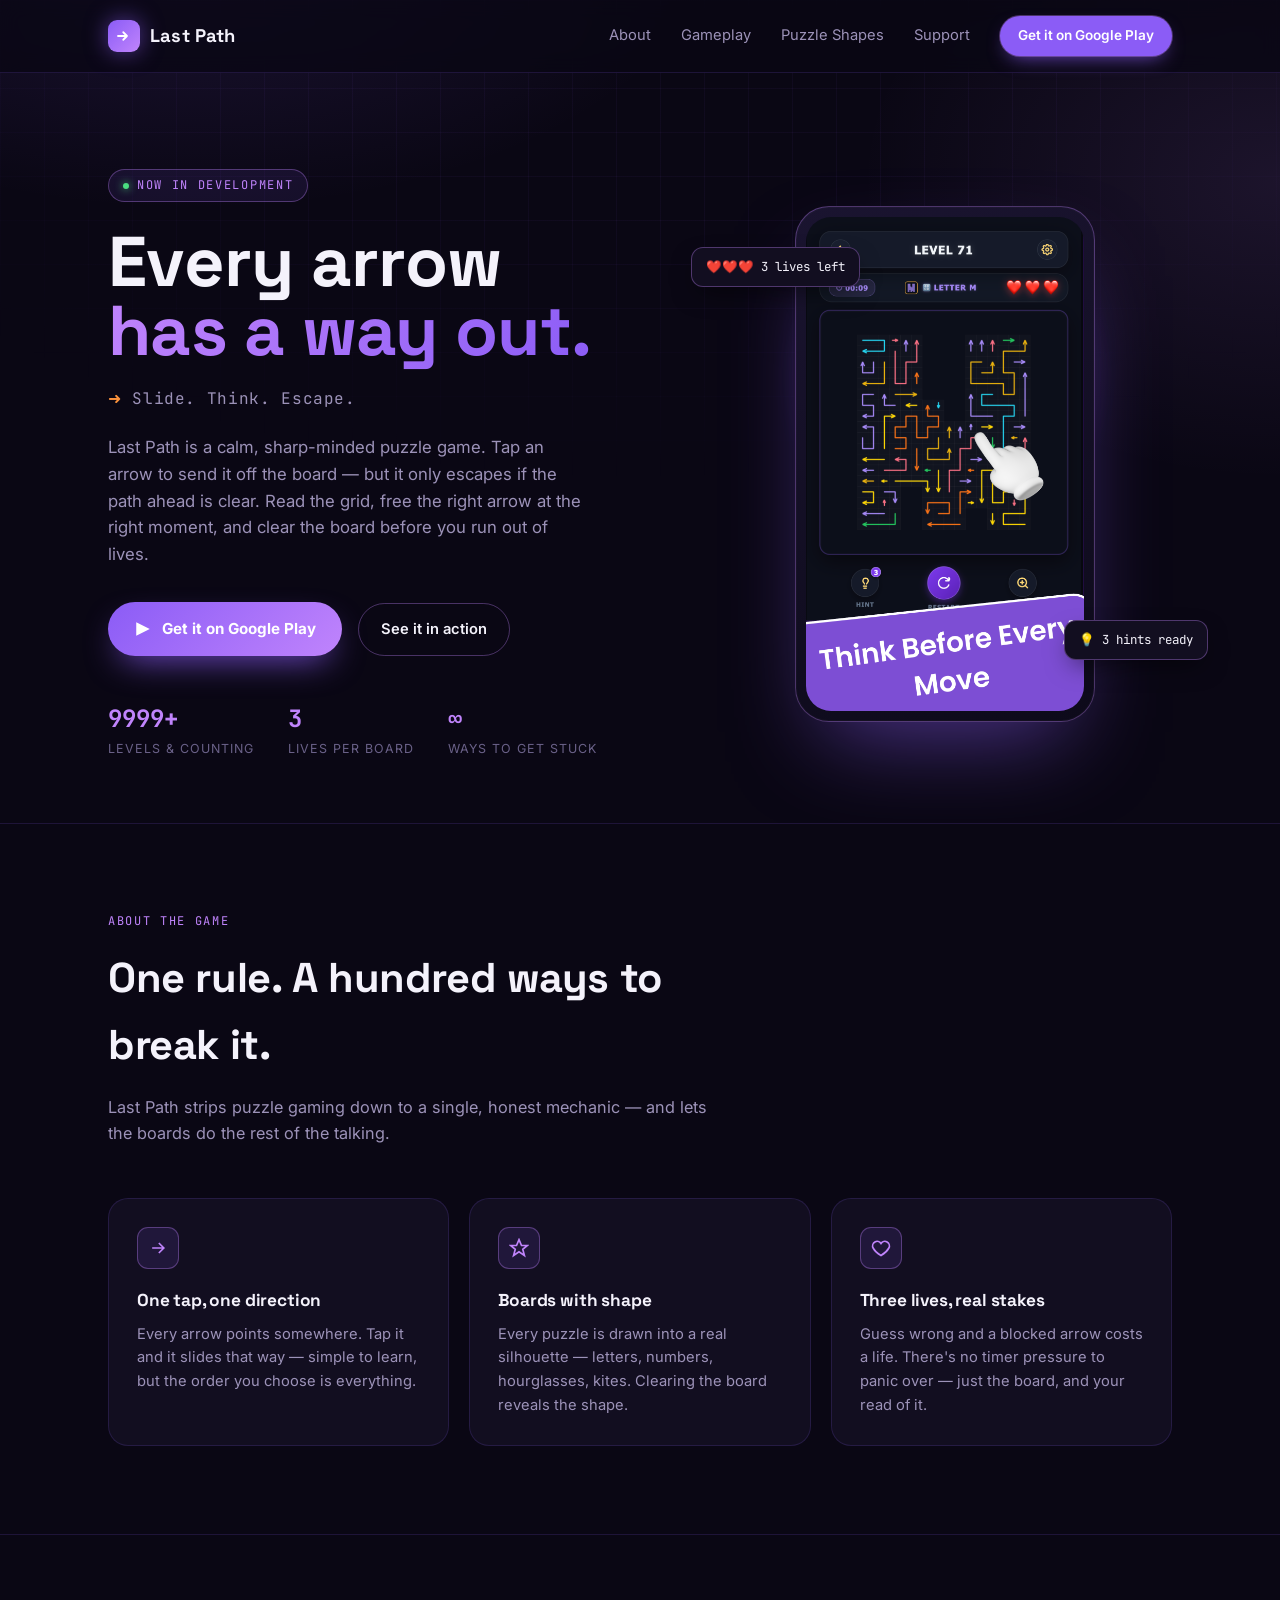
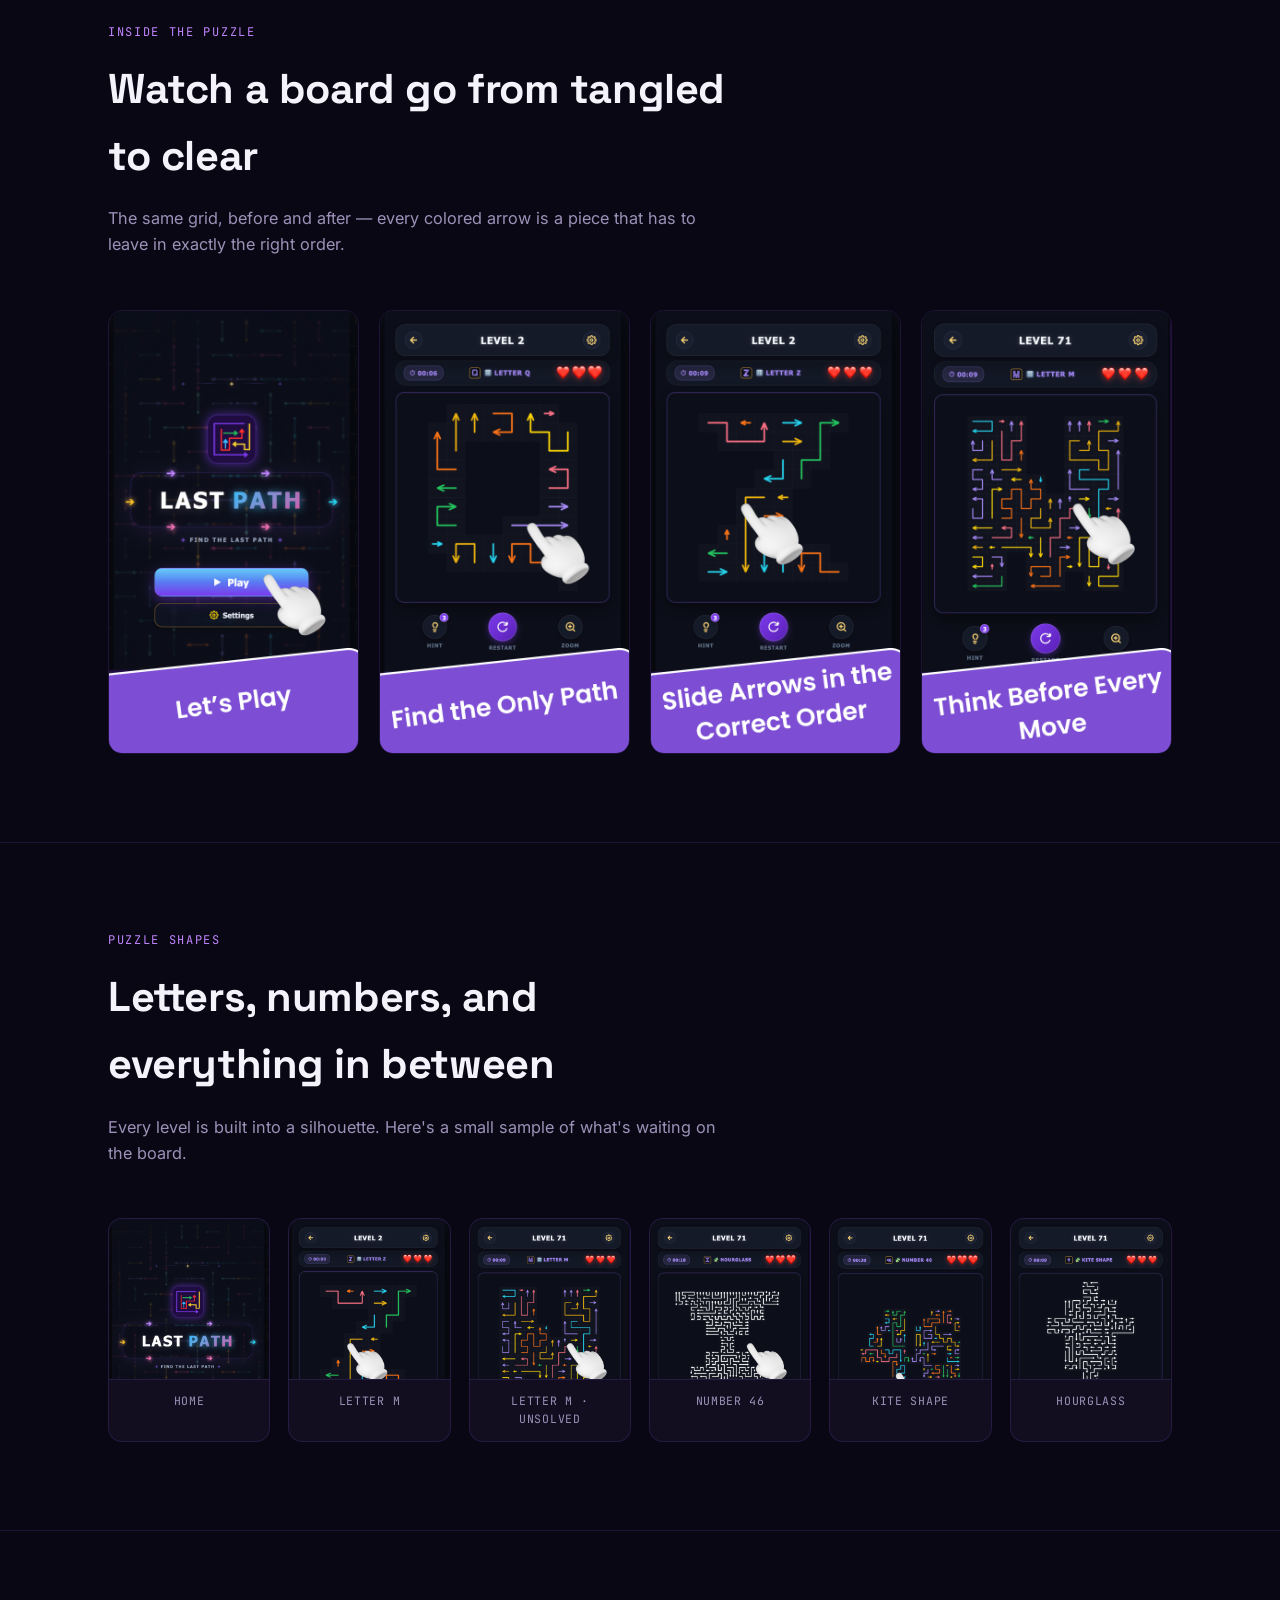
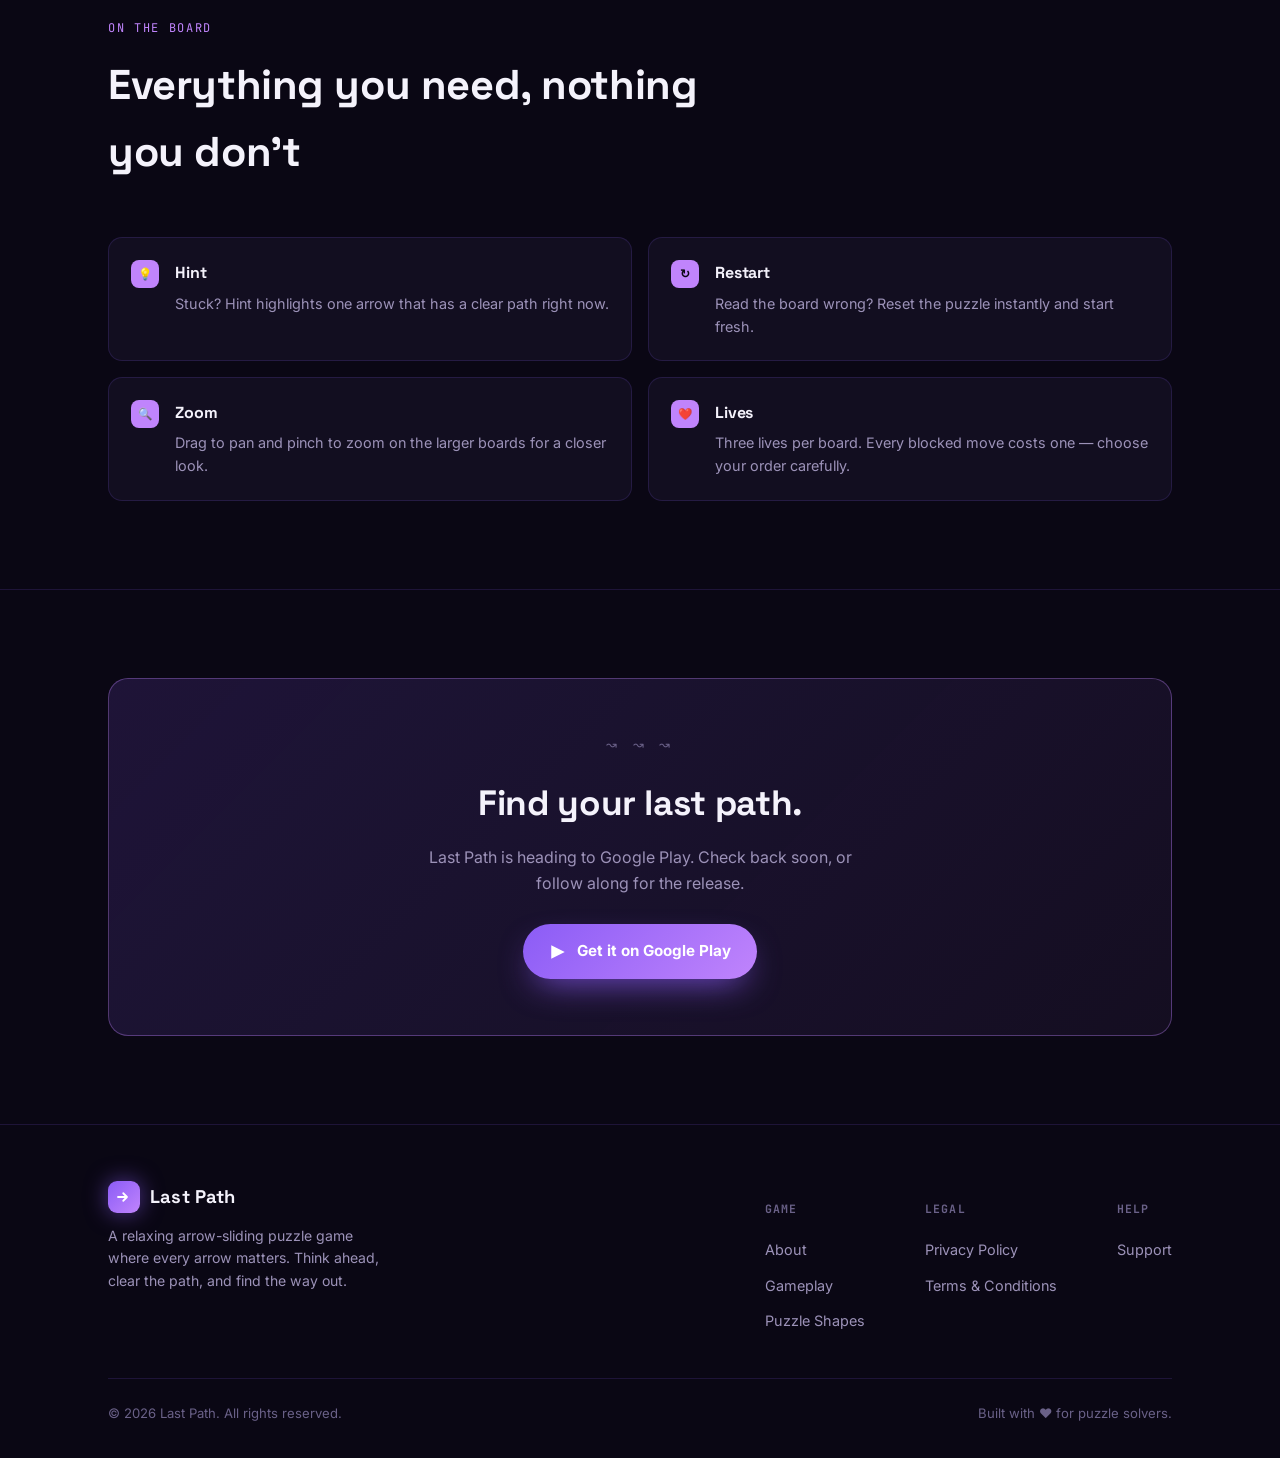
<file: index.html>
<!DOCTYPE html>
<html lang="en">

<head>
    <meta charset="UTF-8">
    <meta name="viewport" content="width=device-width, initial-scale=1.0">
    <title>Last Path — Slide. Think. Escape.</title>
    <meta name="description"
        content="Last Path is a relaxing arrow-sliding puzzle game. Study the board, free every arrow in the right order, and find the last path out.">
    <link rel="icon" href="assets/favicon.png">
    <link rel="preconnect" href="https://fonts.googleapis.com">
    <link rel="preconnect" href="https://fonts.gstatic.com" crossorigin>
    <link
        href="https://fonts.googleapis.com/css2?family=Space+Grotesk:wght@500;700&family=Inter:wght@400;500;600&family=JetBrains+Mono:wght@400;500&display=swap"
        rel="stylesheet">
    <link rel="stylesheet" href="style.css">
</head>

<body>

    <nav class="site-nav">
        <div class="wrap">
            <a href="index.html" class="brand">
                <span class="brand-mark">
                    <svg viewBox="0 0 24 24" fill="none" xmlns="http://www.w3.org/2000/svg">
                        <path d="M4 12H16M16 12L11 7M16 12L11 17" stroke="white" stroke-width="2.4"
                            stroke-linecap="round" stroke-linejoin="round" />
                    </svg>
                </span>
                Last Path
            </a>
            <button class="nav-toggle" id="navToggle" aria-label="Toggle menu" aria-expanded="false">☰</button>
            <div class="nav-links" id="navLinks">
                <a href="index.html#about">About</a>
                <a href="index.html#gameplay">Gameplay</a>
                <a href="index.html#play">Puzzle Shapes</a>
                <a href="support.html">Support</a>
                <a href="#play" class="nav-cta">Get it on Google Play</a>
            </div>
        </div>
    </nav>

    <header class="hero">
        <div class="wrap">
            <div class="hero-grid">
                <div>
                    <span class="hero-eyebrow"><span class="dot"></span> Now in development</span>
                    <h1>Every arrow<br><span class="accent-word">has a way out.</span></h1>
                    <p class="hero-tagline"><span class="glyph">➜</span> Slide. Think. Escape.</p>
                    <p class="hero-desc">Last Path is a calm, sharp-minded puzzle game. Tap an arrow to send it off the
                        board — but it only escapes if the path ahead is clear. Read the grid, free the right arrow at
                        the right moment, and clear the board before you run out of lives.</p>
                    <div class="hero-actions">
                        <a href="#play" class="btn-primary">
                            <svg width="18" height="18" viewBox="0 0 24 24" fill="none">
                                <path d="M3 3l18 9-18 9V3z" fill="white" />
                            </svg>
                            Get it on Google Play
                        </a>
                        <a href="#gameplay" class="btn-ghost">See it in action</a>
                    </div>
                    <div class="hero-stats">
                        <div class="hero-stat">
                            <div class="num">9999+</div>
                            <div class="label">Levels &amp; Counting</div>
                        </div>
                        <div class="hero-stat">
                            <div class="num">3</div>
                            <div class="label">Lives Per Board</div>
                        </div>
                        <div class="hero-stat">
                            <div class="num">∞</div>
                            <div class="label">Ways to Get Stuck</div>
                        </div>
                    </div>
                </div>
                <div class="hero-visual">
                    <div class="phone-frame">
                        <img src="assets/screenshots/3.png"
                            alt="Last Path gameplay screenshot showing a puzzle board shaped like the letter M, filled with colorful directional arrows"
                            loading="eager">
                    </div>
                    <div class="floating-tag tag-1">❤️❤️❤️ 3 lives left</div>
                    <div class="floating-tag tag-2">💡 3 hints ready</div>
                </div>
            </div>
        </div>
    </header>

    <section class="section" id="about">
        <div class="wrap">
            <div class="section-head">
                <span class="section-eyebrow">About the game</span>
                <h2>One rule. A hundred ways to break it.</h2>
                <p>Last Path strips puzzle gaming down to a single, honest mechanic — and lets the boards do the rest of
                    the talking.</p>
            </div>
            <div class="about-grid">
                <div class="about-card">
                    <div class="icon"><svg viewBox="0 0 24 24" fill="none" stroke="#c084fc" stroke-width="2">
                            <path d="M5 12h14M13 6l6 6-6 6" />
                        </svg></div>
                    <h3>One tap, one direction</h3>
                    <p>Every arrow points somewhere. Tap it and it slides that way — simple to learn, but the order you
                        choose is everything.</p>
                </div>
                <div class="about-card">
                    <div class="icon"><svg viewBox="0 0 24 24" fill="none" stroke="#c084fc" stroke-width="2">
                            <path d="M12 2l3 7h7l-5.5 4.5L18.5 21 12 16.5 5.5 21l2-7.5L2 9h7z" />
                        </svg></div>
                    <h3>Boards with shape</h3>
                    <p>Every puzzle is drawn into a real silhouette — letters, numbers, hourglasses, kites. Clearing the
                        board reveals the shape.</p>
                </div>
                <div class="about-card">
                    <div class="icon"><svg viewBox="0 0 24 24" fill="none" stroke="#c084fc" stroke-width="2">
                            <path
                                d="M12 21s-7-4.35-9.5-9A5.5 5.5 0 0112 6.5 5.5 5.5 0 0121.5 12c-2.5 4.65-9.5 9-9.5 9z" />
                        </svg></div>
                    <h3>Three lives, real stakes</h3>
                    <p>Guess wrong and a blocked arrow costs a life. There's no timer pressure to panic over — just the
                        board, and your read of it.</p>
                </div>
            </div>
        </div>
    </section>

    <section class="section" id="gameplay">
        <div class="wrap">
            <div class="section-head">
                <span class="section-eyebrow">Inside the puzzle</span>
                <h2>Watch a board go from tangled to clear</h2>
                <p>The same grid, before and after — every colored arrow is a piece that has to leave in exactly the
                    right order.</p>
            </div>
            <div class="gallery">
                <div class="gallery-item"><img src="assets/screenshots/8.png" alt="Home" loading="lazy"></div>
                <div class="gallery-item"><img src="assets/screenshots/1.png"
                        alt="Hourglass-shaped puzzle board with arrows colored by group" loading="lazy"></div>
                <div class="gallery-item"><img src="assets/screenshots/2.png"
                        alt="Kite-shaped puzzle board, unsolved, all arrows shown in white" loading="lazy"></div>
                <div class="gallery-item"><img src="assets/screenshots/3.png"
                        alt="Puzzle board shaped like the number 46, arrows colored by group" loading="lazy"></div>
            </div>
        </div>
    </section>

    <section class="section" id="play">
        <div class="wrap">
            <div class="section-head">
                <span class="section-eyebrow">Puzzle shapes</span>
                <h2>Letters, numbers, and everything in between</h2>
                <p>Every level is built into a silhouette. Here's a small sample of what's waiting on the board.</p>
            </div>
            <div class="shapes-strip">
                <div class="shape-card"><img src="assets/screenshots/8.png" alt="Hourglass puzzle shape, unsolved">
                    <div class="shape-label">Home</div>
                </div>
                <div class="shape-card"><img src="assets/screenshots/2.png" alt="Letter M puzzle shape">
                    <div class="shape-label">Letter M</div>
                </div>
                <div class="shape-card"><img src="assets/screenshots/3.png" alt="Letter M puzzle shape, unsolved">
                    <div class="shape-label">Letter M · unsolved</div>
                </div>
                <div class="shape-card"><img src="assets/screenshots/4.png" alt="Number 46 puzzle shape">
                    <div class="shape-label">Number 46</div>
                </div>
                <div class="shape-card"><img src="assets/screenshots/5.png" alt="Kite puzzle shape">
                    <div class="shape-label">Kite Shape</div>
                </div>
                <div class="shape-card"><img src="assets/screenshots/6.png" alt="Hourglass puzzle shape">
                    <div class="shape-label">Hourglass</div>
                </div>

            </div>
        </div>
    </section>

    <section class="section">
        <div class="wrap">
            <div class="section-head">
                <span class="section-eyebrow">On the board</span>
                <h2>Everything you need, nothing you don't</h2>
            </div>
            <div class="feature-list">
                <div class="feature-row">
                    <div class="badge">💡</div>
                    <div>
                        <h4>Hint</h4>
                        <p>Stuck? Hint highlights one arrow that has a clear path right now.</p>
                    </div>
                </div>
                <div class="feature-row">
                    <div class="badge">↻</div>
                    <div>
                        <h4>Restart</h4>
                        <p>Read the board wrong? Reset the puzzle instantly and start fresh.</p>
                    </div>
                </div>
                <div class="feature-row">
                    <div class="badge">🔍</div>
                    <div>
                        <h4>Zoom</h4>
                        <p>Drag to pan and pinch to zoom on the larger boards for a closer look.</p>
                    </div>
                </div>
                <div class="feature-row">
                    <div class="badge">❤️</div>
                    <div>
                        <h4>Lives</h4>
                        <p>Three lives per board. Every blocked move costs one — choose your order carefully.</p>
                    </div>
                </div>
            </div>
        </div>
    </section>

    <section class="section">
        <div class="wrap">
            <div class="cta-band">
                <span class="divider-arrows">↝ ↝ ↝</span>
                <h2>Find your last path.</h2>
                <p>Last Path is heading to Google Play. Check back soon, or follow along for the release.</p>
                <a href="#" class="btn-primary">
                    <svg width="18" height="18" viewBox="0 0 24 24" fill="none">
                        <path d="M3 3l18 9-18 9V3z" fill="white" />
                    </svg>
                    Get it on Google Play
                </a>
            </div>
        </div>
    </section>

    <footer class="site-footer">
        <div class="wrap">
            <div class="footer-grid">
                <div class="footer-brand">
                    <a href="index.html" class="brand">
                        <span class="brand-mark">
                            <svg viewBox="0 0 24 24" fill="none" xmlns="http://www.w3.org/2000/svg">
                                <path d="M4 12H16M16 12L11 7M16 12L11 17" stroke="white" stroke-width="2.4"
                                    stroke-linecap="round" stroke-linejoin="round" />
                            </svg>
                        </span>
                        Last Path
                    </a>
                    <p>A relaxing arrow-sliding puzzle game where every arrow matters. Think ahead, clear the path, and
                        find the way out.</p>
                </div>
                <div class="footer-cols">
                    <div class="footer-col">
                        <h5>Game</h5>
                        <a href="index.html#about">About</a>
                        <a href="index.html#gameplay">Gameplay</a>
                        <a href="index.html#play">Puzzle Shapes</a>
                    </div>
                    <div class="footer-col">
                        <h5>Legal</h5>
                        <a href="privacy.html">Privacy Policy</a>
                        <a href="terms.html">Terms &amp; Conditions</a>
                    </div>
                    <div class="footer-col">
                        <h5>Help</h5>
                        <a href="support.html">Support</a>
                    </div>
                </div>
            </div>
            <div class="footer-bottom">
                <span>© 2026 Last Path. All rights reserved.</span>
                <span>Built with ❤️ for puzzle solvers.</span>
            </div>
        </div>
    </footer>

    <script>
        const navToggle = document.getElementById('navToggle');
        const navLinks = document.getElementById('navLinks');
        navToggle.addEventListener('click', () => {
            const isOpen = navLinks.classList.toggle('open');
            navToggle.setAttribute('aria-expanded', isOpen);
        });
    </script>

</body>

</html>
</file>
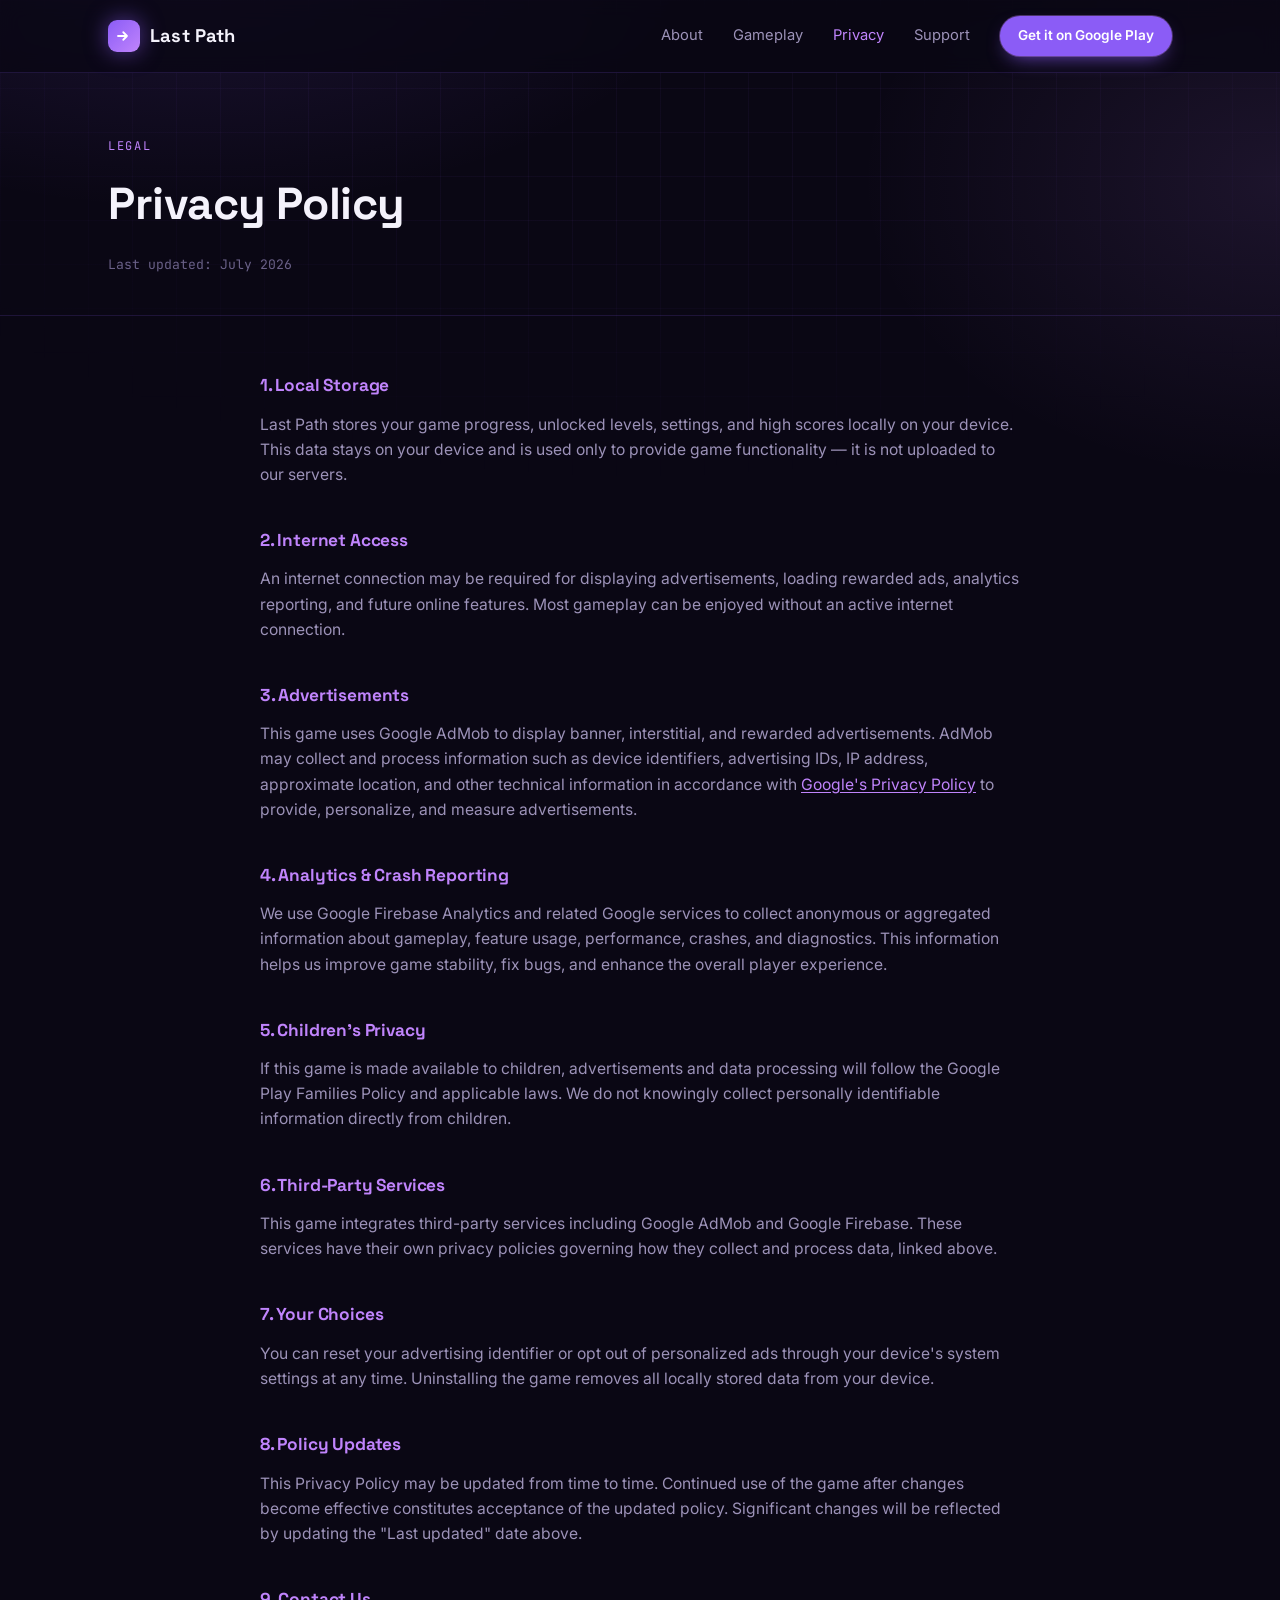
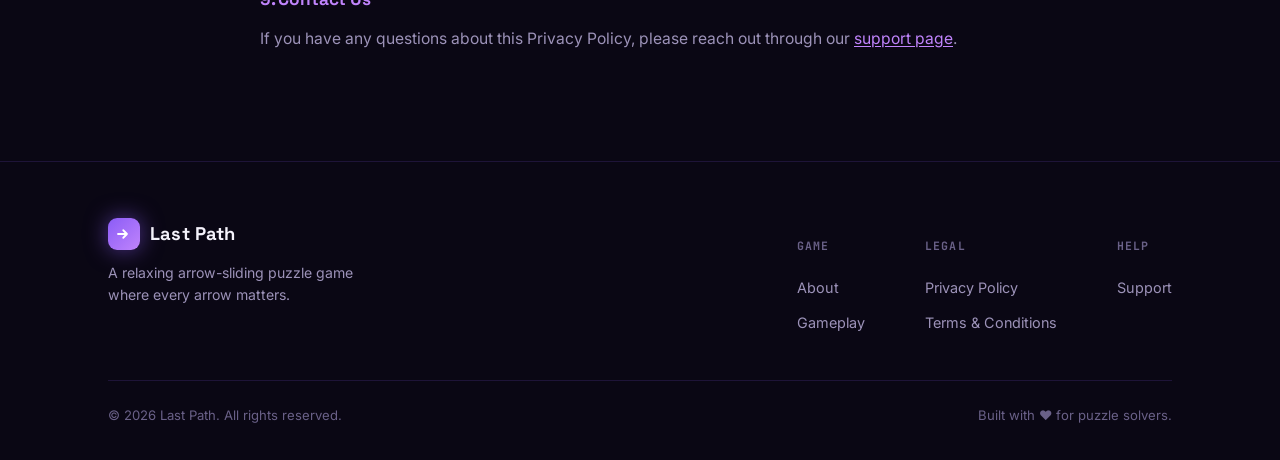
<file: privacy.html>
<!DOCTYPE html>
<html lang="en">

<head>
    <meta charset="UTF-8">
    <meta name="viewport" content="width=device-width, initial-scale=1.0">
    <title>Privacy Policy — Last Path</title>
    <meta name="description" content="Privacy Policy for the Last Path mobile puzzle game.">
    <link rel="icon" href="assets/favicon.png">
    <link rel="preconnect" href="https://fonts.googleapis.com">
    <link rel="preconnect" href="https://fonts.gstatic.com" crossorigin>
    <link
        href="https://fonts.googleapis.com/css2?family=Space+Grotesk:wght@500;700&family=Inter:wght@400;500;600&family=JetBrains+Mono:wght@400;500&display=swap"
        rel="stylesheet">
    <link rel="stylesheet" href="style.css">
</head>

<body>

    <nav class="site-nav">
        <div class="wrap">
            <a href="index.html" class="brand">
                <span class="brand-mark">
                    <svg viewBox="0 0 24 24" fill="none" xmlns="http://www.w3.org/2000/svg">
                        <path d="M4 12H16M16 12L11 7M16 12L11 17" stroke="white" stroke-width="2.4"
                            stroke-linecap="round" stroke-linejoin="round" />
                    </svg>
                </span>
                Last Path
            </a>
            <button class="nav-toggle" id="navToggle" aria-label="Toggle menu" aria-expanded="false">☰</button>
            <div class="nav-links" id="navLinks">
                <a href="index.html#about">About</a>
                <a href="index.html#gameplay">Gameplay</a>
                <a href="privacy.html" class="current">Privacy</a>
                <a href="support.html">Support</a>
                <a href="index.html#play" class="nav-cta">Get it on Google Play</a>
            </div>
        </div>
    </nav>

    <header class="legal-hero">
        <div class="wrap">
            <span class="section-eyebrow">Legal</span>
            <h1>Privacy Policy</h1>
            <p class="updated">Last updated: July 2026</p>
        </div>
    </header>

    <main class="legal-body wrap">

        <h4>1. Local Storage</h4>
        <p>
            Last Path stores your game progress, unlocked levels, settings, and high scores
            locally on your device. This data stays on your device and is used only to
            provide game functionality — it is not uploaded to our servers.
        </p>

        <h4>2. Internet Access</h4>
        <p>
            An internet connection may be required for displaying advertisements,
            loading rewarded ads, analytics reporting, and future online features.
            Most gameplay can be enjoyed without an active internet connection.
        </p>

        <h4>3. Advertisements</h4>
        <p>
            This game uses Google AdMob to display banner, interstitial, and rewarded
            advertisements. AdMob may collect and process information such as device
            identifiers, advertising IDs, IP address, approximate location, and other
            technical information in accordance with
            <a href="https://policies.google.com/privacy" target="_blank" rel="noopener">Google's Privacy Policy</a>
            to provide, personalize, and measure advertisements.
        </p>

        <h4>4. Analytics &amp; Crash Reporting</h4>
        <p>
            We use Google Firebase Analytics and related Google services to collect
            anonymous or aggregated information about gameplay, feature usage,
            performance, crashes, and diagnostics. This information helps us improve
            game stability, fix bugs, and enhance the overall player experience.
        </p>

        <h4>5. Children's Privacy</h4>
        <p>
            If this game is made available to children, advertisements and data
            processing will follow the Google Play Families Policy and applicable laws.
            We do not knowingly collect personally identifiable information directly
            from children.
        </p>

        <h4>6. Third-Party Services</h4>
        <p>
            This game integrates third-party services including Google AdMob and
            Google Firebase. These services have their own privacy policies governing
            how they collect and process data, linked above.
        </p>

        <h4>7. Your Choices</h4>
        <p>
            You can reset your advertising identifier or opt out of personalized ads
            through your device's system settings at any time. Uninstalling the game
            removes all locally stored data from your device.
        </p>

        <h4>8. Policy Updates</h4>
        <p>
            This Privacy Policy may be updated from time to time. Continued use of
            the game after changes become effective constitutes acceptance of the
            updated policy. Significant changes will be reflected by updating the
            "Last updated" date above.
        </p>

        <h4>9. Contact Us</h4>
        <p>
            If you have any questions about this Privacy Policy, please reach out
            through our <a href="support.html">support page</a>.
        </p>

    </main>

    <footer class="site-footer">
        <div class="wrap">
            <div class="footer-grid">
                <div class="footer-brand">
                    <a href="index.html" class="brand">
                        <span class="brand-mark">
                            <svg viewBox="0 0 24 24" fill="none" xmlns="http://www.w3.org/2000/svg">
                                <path d="M4 12H16M16 12L11 7M16 12L11 17" stroke="white" stroke-width="2.4"
                                    stroke-linecap="round" stroke-linejoin="round" />
                            </svg>
                        </span>
                        Last Path
                    </a>
                    <p>A relaxing arrow-sliding puzzle game where every arrow matters.</p>
                </div>
                <div class="footer-cols">
                    <div class="footer-col">
                        <h5>Game</h5>
                        <a href="index.html#about">About</a>
                        <a href="index.html#gameplay">Gameplay</a>
                    </div>
                    <div class="footer-col">
                        <h5>Legal</h5>
                        <a href="privacy.html">Privacy Policy</a>
                        <a href="terms.html">Terms &amp; Conditions</a>
                    </div>
                    <div class="footer-col">
                        <h5>Help</h5>
                        <a href="support.html">Support</a>
                    </div>
                </div>
            </div>
            <div class="footer-bottom">
                <span>© 2026 Last Path. All rights reserved.</span>
                <span>Built with ❤️ for puzzle solvers.</span>
            </div>
        </div>
    </footer>

    <script>
        const navToggle = document.getElementById('navToggle');
        const navLinks = document.getElementById('navLinks');
        navToggle.addEventListener('click', () => {
            const isOpen = navLinks.classList.toggle('open');
            navToggle.setAttribute('aria-expanded', isOpen);
        });
    </script>

</body>

</html>
</file>
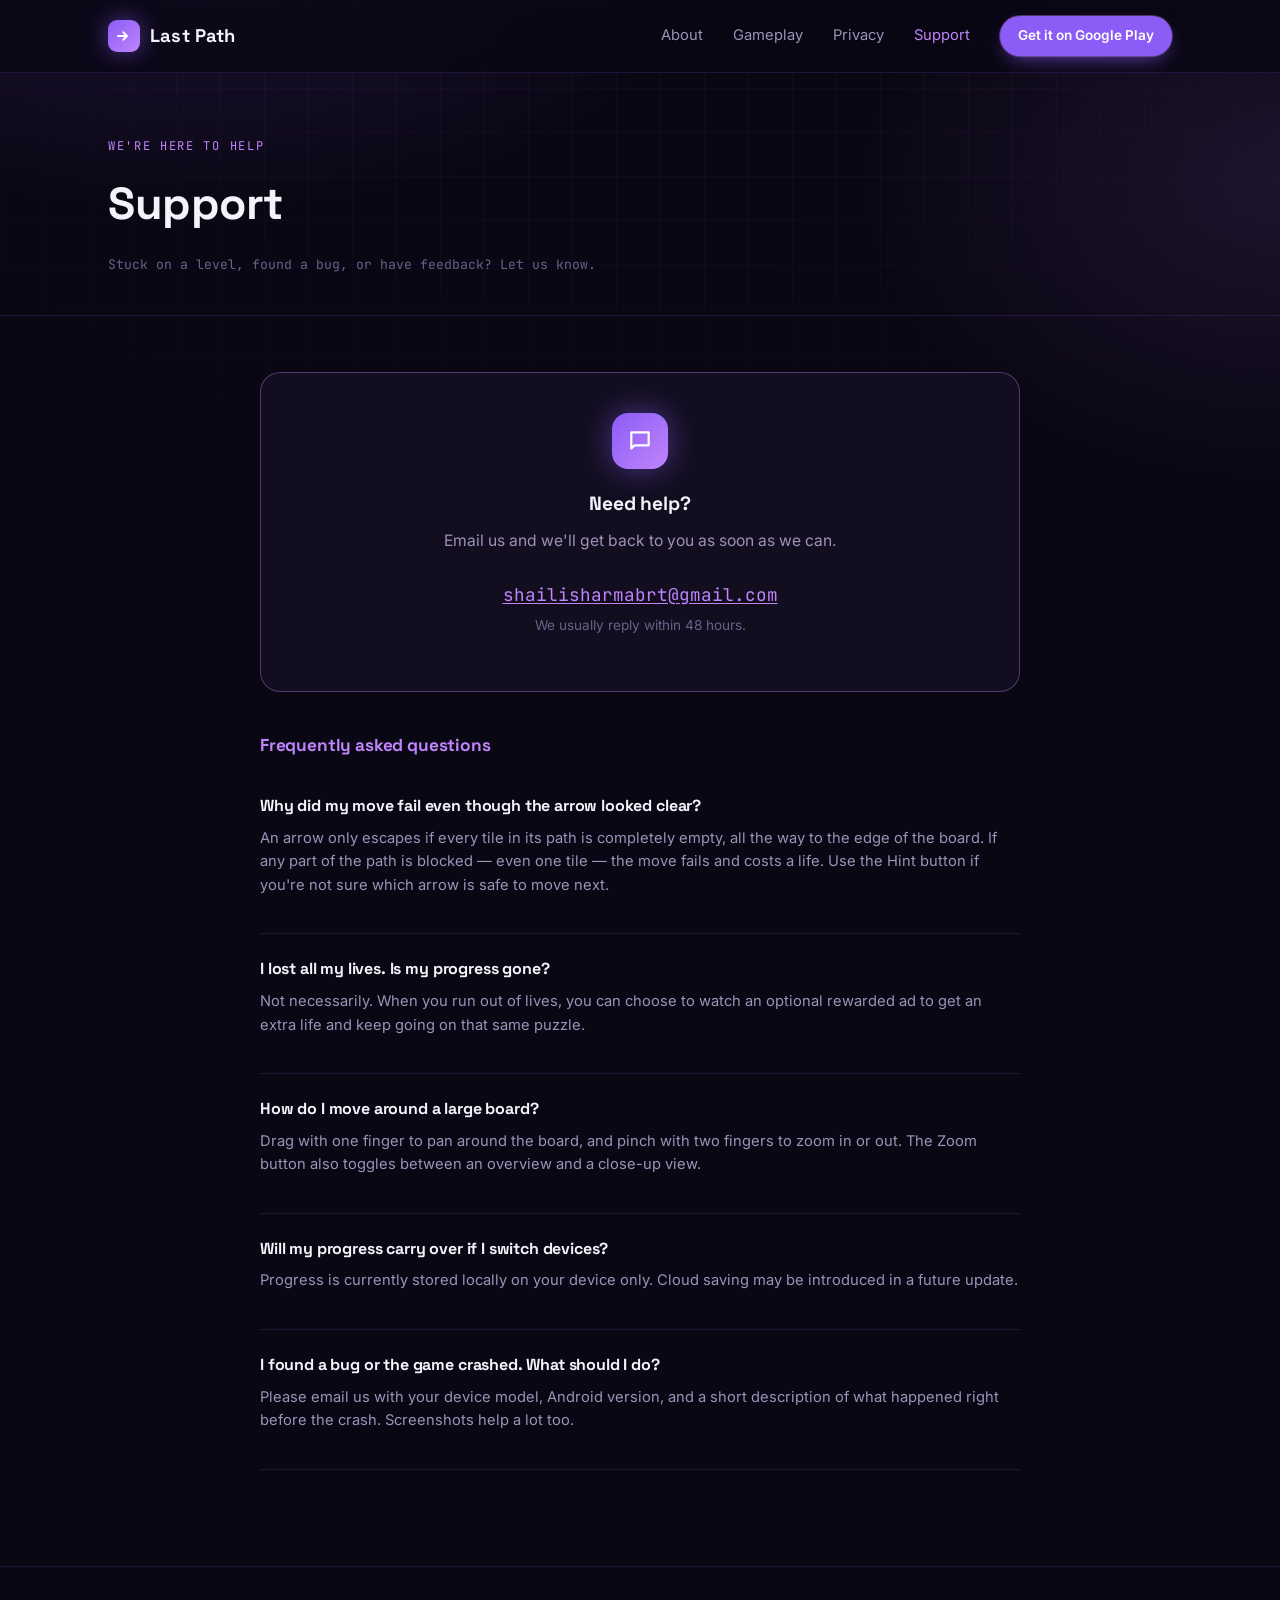
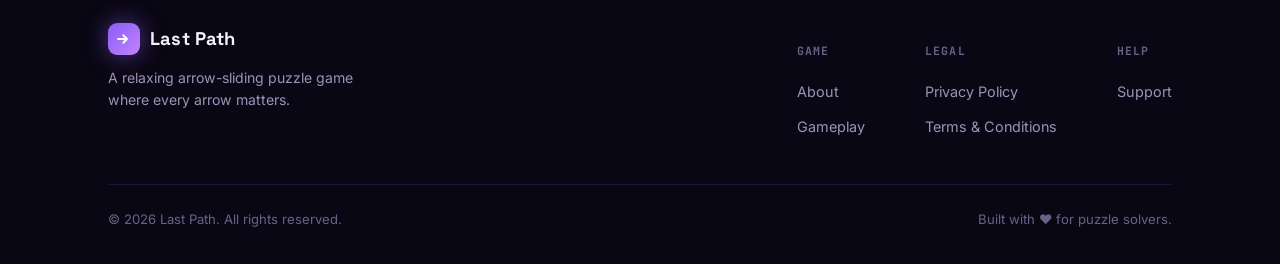
<file: support.html>
<!DOCTYPE html>
<html lang="en">

<head>
    <meta charset="UTF-8">
    <meta name="viewport" content="width=device-width, initial-scale=1.0">
    <title>Support — Last Path</title>
    <meta name="description" content="Get help with Last Path, the arrow-sliding puzzle game.">
    <link rel="icon" href="assets/favicon.png">
    <link rel="preconnect" href="https://fonts.googleapis.com">
    <link rel="preconnect" href="https://fonts.gstatic.com" crossorigin>
    <link
        href="https://fonts.googleapis.com/css2?family=Space+Grotesk:wght@500;700&family=Inter:wght@400;500;600&family=JetBrains+Mono:wght@400;500&display=swap"
        rel="stylesheet">
    <link rel="stylesheet" href="style.css">
</head>

<body>

    <nav class="site-nav">
        <div class="wrap">
            <a href="index.html" class="brand">
                <span class="brand-mark">
                    <svg viewBox="0 0 24 24" fill="none" xmlns="http://www.w3.org/2000/svg">
                        <path d="M4 12H16M16 12L11 7M16 12L11 17" stroke="white" stroke-width="2.4"
                            stroke-linecap="round" stroke-linejoin="round" />
                    </svg>
                </span>
                Last Path
            </a>
            <button class="nav-toggle" id="navToggle" aria-label="Toggle menu" aria-expanded="false">☰</button>
            <div class="nav-links" id="navLinks">
                <a href="index.html#about">About</a>
                <a href="index.html#gameplay">Gameplay</a>
                <a href="privacy.html">Privacy</a>
                <a href="support.html" class="current">Support</a>
                <a href="index.html#play" class="nav-cta">Get it on Google Play</a>
            </div>
        </div>
    </nav>

    <header class="legal-hero">
        <div class="wrap">
            <span class="section-eyebrow">We're here to help</span>
            <h1>Support</h1>
            <p class="updated">Stuck on a level, found a bug, or have feedback? Let us know.</p>
        </div>
    </header>

    <main class="legal-body wrap">

        <div class="support-card">
            <div class="icon">
                <svg viewBox="0 0 24 24" fill="none" xmlns="http://www.w3.org/2000/svg">
                    <path d="M4 4h16v12H7l-3 3V4z" stroke="white" stroke-width="2" stroke-linecap="round"
                        stroke-linejoin="round" />
                </svg>
            </div>
            <h3>Need help?</h3>
            <p>Email us and we'll get back to you as soon as we can.</p>
            <a class="email" href="mailto:shailisharmabrt@gmail.com">shailisharmabrt@gmail.com</a>
            <p class="note">We usually reply within 48 hours.</p>
        </div>

        <h4>Frequently asked questions</h4>

        <div class="faq-item">
            <h4>Why did my move fail even though the arrow looked clear?</h4>
            <p>An arrow only escapes if every tile in its path is completely empty, all the way to the edge of the
                board. If any part of the path is blocked — even one tile — the move fails and costs a life. Use the
                Hint button if you're not sure which arrow is safe to move next.</p>
        </div>

        <div class="faq-item">
            <h4>I lost all my lives. Is my progress gone?</h4>
            <p>Not necessarily. When you run out of lives, you can choose to watch an optional rewarded ad to get an
                extra life and keep going on that same puzzle.</p>
        </div>

        <div class="faq-item">
            <h4>How do I move around a large board?</h4>
            <p>Drag with one finger to pan around the board, and pinch with two fingers to zoom in or out. The Zoom
                button also toggles between an overview and a close-up view.</p>
        </div>

        <div class="faq-item">
            <h4>Will my progress carry over if I switch devices?</h4>
            <p>Progress is currently stored locally on your device only. Cloud saving may be introduced in a future
                update.</p>
        </div>

        <div class="faq-item">
            <h4>I found a bug or the game crashed. What should I do?</h4>
            <p>Please email us with your device model, Android version, and a short description of what happened right
                before the crash. Screenshots help a lot too.</p>
        </div>

    </main>

    <footer class="site-footer">
        <div class="wrap">
            <div class="footer-grid">
                <div class="footer-brand">
                    <a href="index.html" class="brand">
                        <span class="brand-mark">
                            <svg viewBox="0 0 24 24" fill="none" xmlns="http://www.w3.org/2000/svg">
                                <path d="M4 12H16M16 12L11 7M16 12L11 17" stroke="white" stroke-width="2.4"
                                    stroke-linecap="round" stroke-linejoin="round" />
                            </svg>
                        </span>
                        Last Path
                    </a>
                    <p>A relaxing arrow-sliding puzzle game where every arrow matters.</p>
                </div>
                <div class="footer-cols">
                    <div class="footer-col">
                        <h5>Game</h5>
                        <a href="index.html#about">About</a>
                        <a href="index.html#gameplay">Gameplay</a>
                    </div>
                    <div class="footer-col">
                        <h5>Legal</h5>
                        <a href="privacy.html">Privacy Policy</a>
                        <a href="terms.html">Terms &amp; Conditions</a>
                    </div>
                    <div class="footer-col">
                        <h5>Help</h5>
                        <a href="support.html">Support</a>
                    </div>
                </div>
            </div>
            <div class="footer-bottom">
                <span>© 2026 Last Path. All rights reserved.</span>
                <span>Built with ❤️ for puzzle solvers.</span>
            </div>
        </div>
    </footer>

    <script>
        const navToggle = document.getElementById('navToggle');
        const navLinks = document.getElementById('navLinks');
        navToggle.addEventListener('click', () => {
            const isOpen = navLinks.classList.toggle('open');
            navToggle.setAttribute('aria-expanded', isOpen);
        });
    </script>

</body>

</html>
</file>
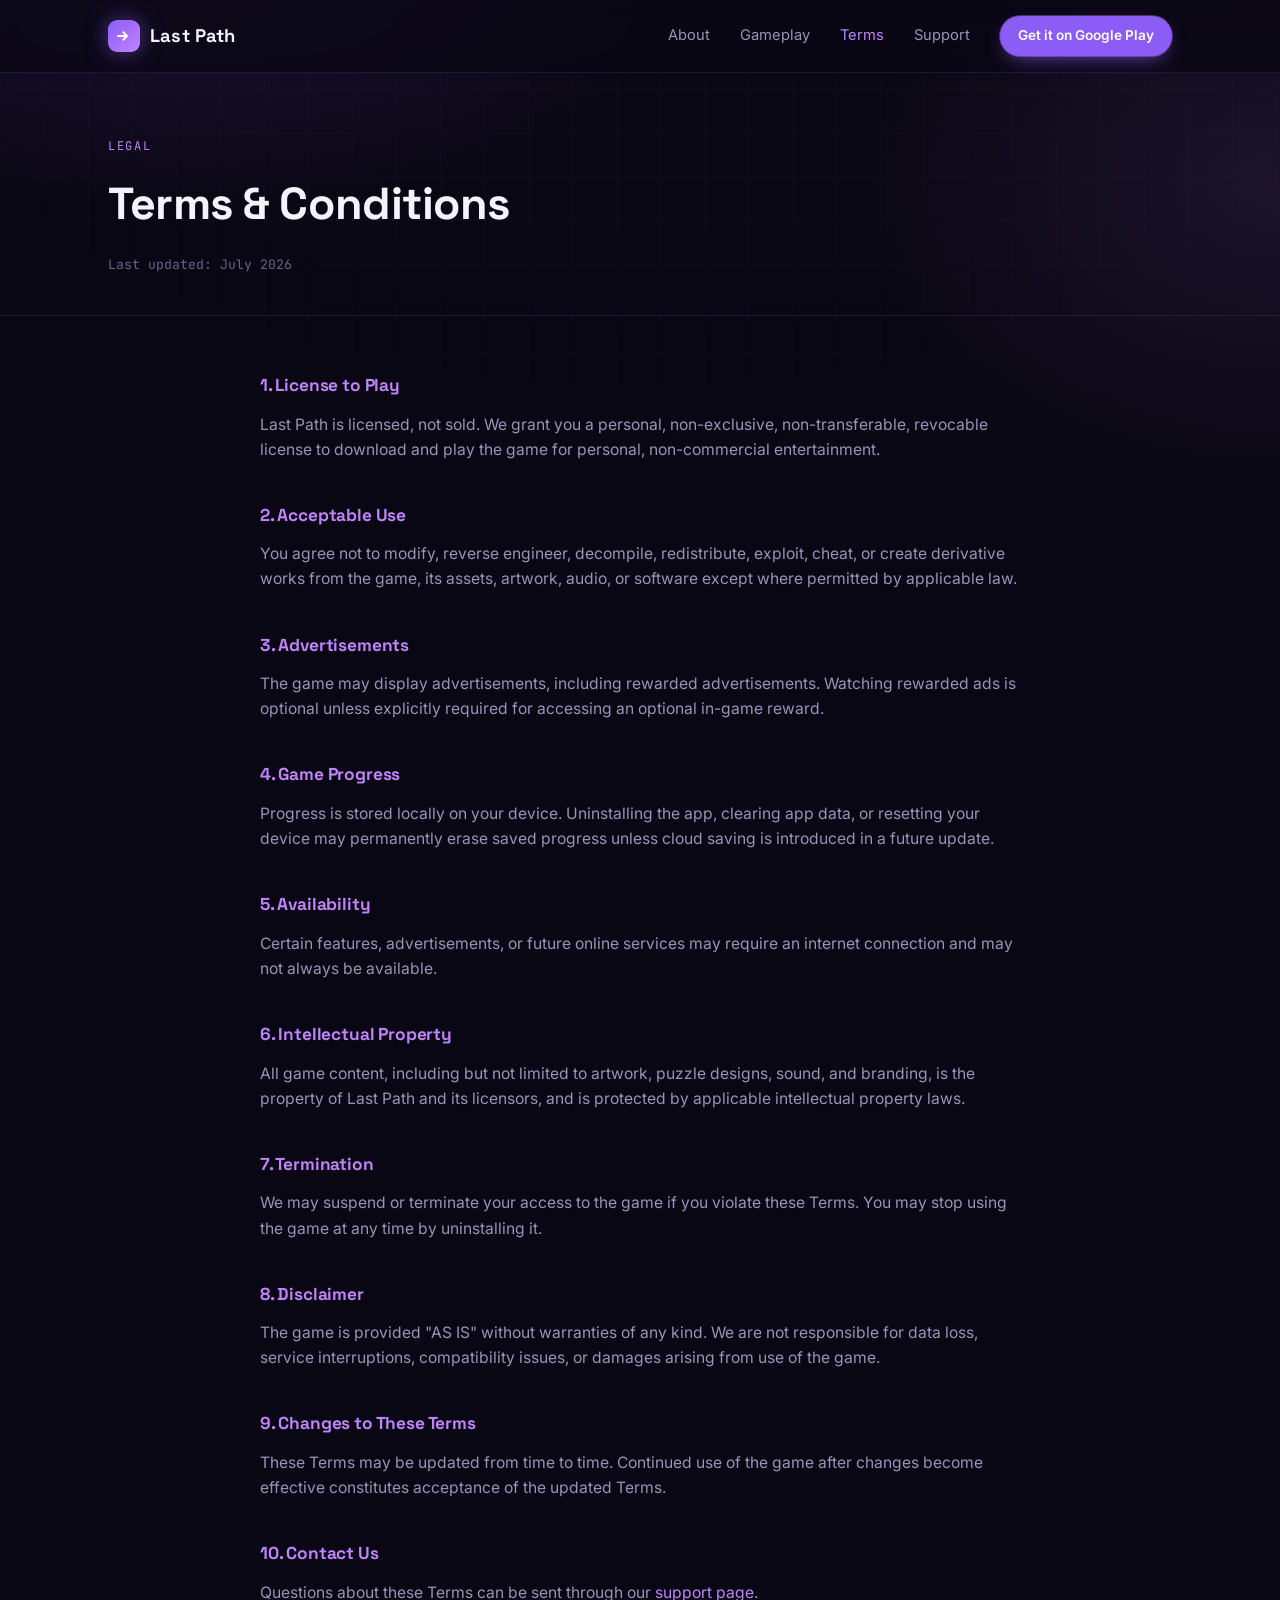
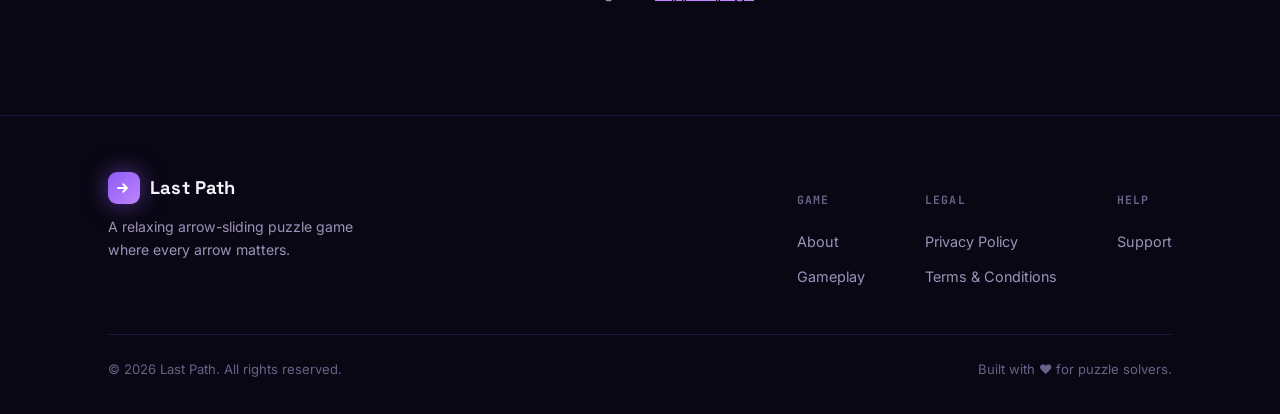
<file: terms.html>
<!DOCTYPE html>
<html lang="en">

<head>
    <meta charset="UTF-8">
    <meta name="viewport" content="width=device-width, initial-scale=1.0">
    <title>Terms &amp; Conditions — Last Path</title>
    <meta name="description" content="Terms of Service for the Last Path mobile puzzle game.">
    <link rel="icon" href="assets/favicon.png">
    <link rel="preconnect" href="https://fonts.googleapis.com">
    <link rel="preconnect" href="https://fonts.gstatic.com" crossorigin>
    <link
        href="https://fonts.googleapis.com/css2?family=Space+Grotesk:wght@500;700&family=Inter:wght@400;500;600&family=JetBrains+Mono:wght@400;500&display=swap"
        rel="stylesheet">
    <link rel="stylesheet" href="style.css">
</head>

<body>

    <nav class="site-nav">
        <div class="wrap">
            <a href="index.html" class="brand">
                <span class="brand-mark">
                    <svg viewBox="0 0 24 24" fill="none" xmlns="http://www.w3.org/2000/svg">
                        <path d="M4 12H16M16 12L11 7M16 12L11 17" stroke="white" stroke-width="2.4"
                            stroke-linecap="round" stroke-linejoin="round" />
                    </svg>
                </span>
                Last Path
            </a>
            <button class="nav-toggle" id="navToggle" aria-label="Toggle menu" aria-expanded="false">☰</button>
            <div class="nav-links" id="navLinks">
                <a href="index.html#about">About</a>
                <a href="index.html#gameplay">Gameplay</a>
                <a href="terms.html" class="current">Terms</a>
                <a href="support.html">Support</a>
                <a href="index.html#play" class="nav-cta">Get it on Google Play</a>
            </div>
        </div>
    </nav>

    <header class="legal-hero">
        <div class="wrap">
            <span class="section-eyebrow">Legal</span>
            <h1>Terms &amp; Conditions</h1>
            <p class="updated">Last updated: July 2026</p>
        </div>
    </header>

    <main class="legal-body wrap">

        <h4>1. License to Play</h4>
        <p>
            Last Path is licensed, not sold. We grant you a personal, non-exclusive,
            non-transferable, revocable license to download and play the game for
            personal, non-commercial entertainment.
        </p>

        <h4>2. Acceptable Use</h4>
        <p>
            You agree not to modify, reverse engineer, decompile, redistribute,
            exploit, cheat, or create derivative works from the game, its assets,
            artwork, audio, or software except where permitted by applicable law.
        </p>

        <h4>3. Advertisements</h4>
        <p>
            The game may display advertisements, including rewarded advertisements.
            Watching rewarded ads is optional unless explicitly required for accessing
            an optional in-game reward.
        </p>

        <h4>4. Game Progress</h4>
        <p>
            Progress is stored locally on your device. Uninstalling the app,
            clearing app data, or resetting your device may permanently erase saved
            progress unless cloud saving is introduced in a future update.
        </p>

        <h4>5. Availability</h4>
        <p>
            Certain features, advertisements, or future online services may require
            an internet connection and may not always be available.
        </p>

        <h4>6. Intellectual Property</h4>
        <p>
            All game content, including but not limited to artwork, puzzle designs,
            sound, and branding, is the property of Last Path and its licensors,
            and is protected by applicable intellectual property laws.
        </p>

        <h4>7. Termination</h4>
        <p>
            We may suspend or terminate your access to the game if you violate these
            Terms. You may stop using the game at any time by uninstalling it.
        </p>

        <h4>8. Disclaimer</h4>
        <p>
            The game is provided "AS IS" without warranties of any kind. We are not
            responsible for data loss, service interruptions, compatibility issues,
            or damages arising from use of the game.
        </p>

        <h4>9. Changes to These Terms</h4>
        <p>
            These Terms may be updated from time to time. Continued use of the game
            after changes become effective constitutes acceptance of the updated Terms.
        </p>

        <h4>10. Contact Us</h4>
        <p>
            Questions about these Terms can be sent through our
            <a href="support.html">support page</a>.
        </p>

    </main>

    <footer class="site-footer">
        <div class="wrap">
            <div class="footer-grid">
                <div class="footer-brand">
                    <a href="index.html" class="brand">
                        <span class="brand-mark">
                            <svg viewBox="0 0 24 24" fill="none" xmlns="http://www.w3.org/2000/svg">
                                <path d="M4 12H16M16 12L11 7M16 12L11 17" stroke="white" stroke-width="2.4"
                                    stroke-linecap="round" stroke-linejoin="round" />
                            </svg>
                        </span>
                        Last Path
                    </a>
                    <p>A relaxing arrow-sliding puzzle game where every arrow matters.</p>
                </div>
                <div class="footer-cols">
                    <div class="footer-col">
                        <h5>Game</h5>
                        <a href="index.html#about">About</a>
                        <a href="index.html#gameplay">Gameplay</a>
                    </div>
                    <div class="footer-col">
                        <h5>Legal</h5>
                        <a href="privacy.html">Privacy Policy</a>
                        <a href="terms.html">Terms &amp; Conditions</a>
                    </div>
                    <div class="footer-col">
                        <h5>Help</h5>
                        <a href="support.html">Support</a>
                    </div>
                </div>
            </div>
            <div class="footer-bottom">
                <span>© 2026 Last Path. All rights reserved.</span>
                <span>Built with ❤️ for puzzle solvers.</span>
            </div>
        </div>
    </footer>

    <script>
        const navToggle = document.getElementById('navToggle');
        const navLinks = document.getElementById('navLinks');
        navToggle.addEventListener('click', () => {
            const isOpen = navLinks.classList.toggle('open');
            navToggle.setAttribute('aria-expanded', isOpen);
        });
    </script>

</body>

</html>
</file>
<file: style.css>
/* =========================================================
   LAST PATH — site stylesheet
   A dark, neon-arrow puzzle aesthetic pulled straight from
   the game's own UI: deep violet-black, glowing purple,
   and a scatter of neon arrow colors used as accents only.
   ========================================================= */

:root {
    --bg: #0a0714;
    --surface: #120e20;
    --surface-2: #1a1430;
    --border: rgba(139, 92, 246, 0.16);
    --border-bright: rgba(192, 132, 252, 0.35);

    --text: #f4f2fb;
    --text-muted: #9c92b8;
    --text-faint: #6a6188;

    --accent: #8b5cf6;
    --accent-bright: #c084fc;
    --heart: #fb4d67;

    --neon-orange: #fb923c;
    --neon-cyan: #22d3ee;
    --neon-pink: #f472b6;
    --neon-green: #4ade80;
    --neon-gold: #fbbf24;

    --font-display: "Space Grotesk", "Sora", sans-serif;
    --font-body: "Inter", -apple-system, BlinkMacSystemFont, sans-serif;
    --font-mono: "JetBrains Mono", ui-monospace, monospace;

    --radius-lg: 20px;
    --radius-md: 14px;
    --radius-sm: 8px;

    --max-width: 1120px;
}

* {
    box-sizing: border-box;
}

html {
    scroll-behavior: smooth;
}

@media (prefers-reduced-motion: reduce) {
    html {
        scroll-behavior: auto;
    }

    * {
        animation-duration: 0.01ms !important;
        animation-iteration-count: 1 !important;
        transition-duration: 0.01ms !important;
    }
}

body {
    margin: 0;
    background: var(--bg);
    color: var(--text);
    font-family: var(--font-body);
    line-height: 1.6;
    -webkit-font-smoothing: antialiased;
}

/* faint ambient grid + glow behind everything */
body::before {
    content: "";
    position: fixed;
    inset: 0;
    z-index: -2;
    background:
        radial-gradient(ellipse 900px 500px at 15% -10%, rgba(139, 92, 246, 0.16), transparent 60%),
        radial-gradient(ellipse 700px 500px at 100% 20%, rgba(192, 132, 252, 0.10), transparent 60%),
        var(--bg);
}

body::after {
    content: "";
    position: fixed;
    inset: 0;
    z-index: -1;
    background-image:
        linear-gradient(rgba(139, 92, 246, 0.05) 1px, transparent 1px),
        linear-gradient(90deg, rgba(139, 92, 246, 0.05) 1px, transparent 1px);
    background-size: 44px 44px;
    mask-image: radial-gradient(ellipse 80% 60% at 50% 0%, black 40%, transparent 90%);
}

a {
    color: inherit;
    text-decoration: none;
}

img {
    max-width: 100%;
    display: block;
}

.wrap {
    max-width: var(--max-width);
    margin: 0 auto;
    padding: 0 28px;
}

h1,
h2,
h3,
h4 {
    font-family: var(--font-display);
    font-weight: 700;
    letter-spacing: -0.01em;
    margin: 0;
}

p {
    margin: 0;
    color: var(--text-muted);
}

::selection {
    background: var(--accent);
    color: white;
}

:focus-visible {
    outline: 2px solid var(--accent-bright);
    outline-offset: 3px;
    border-radius: 4px;
}

/* ---------- NAV ---------- */

.site-nav {
    position: sticky;
    top: 0;
    z-index: 50;
    background: rgba(10, 7, 20, 0.78);
    backdrop-filter: blur(10px);
    border-bottom: 1px solid var(--border);
}

.site-nav .wrap {
    display: flex;
    align-items: center;
    justify-content: space-between;
    height: 72px;
}

.brand {
    display: flex;
    align-items: center;
    gap: 10px;
    font-family: var(--font-display);
    font-weight: 700;
    font-size: 1.15rem;
    letter-spacing: 0.01em;
}

.brand-mark {
    width: 32px;
    height: 32px;
    border-radius: 9px;
    background: linear-gradient(135deg, var(--accent), var(--accent-bright));
    display: grid;
    place-items: center;
    box-shadow: 0 0 22px rgba(139, 92, 246, 0.55);
    flex-shrink: 0;
}

.brand-mark svg {
    width: 18px;
    height: 18px;
}

.nav-links {
    display: flex;
    align-items: center;
    gap: 30px;
    font-size: 0.92rem;
    color: var(--text-muted);
}

.nav-links a {
    transition: color 0.15s ease;
}

.nav-links a:hover {
    color: var(--text);
}

.nav-links a.current {
    color: var(--accent-bright);
}

.nav-cta {
    padding: 9px 18px;
    border-radius: 999px;
    background: var(--accent);
    color: white !important;
    font-weight: 600;
    font-size: 0.85rem;
    box-shadow: 0 0 0 1px var(--border-bright), 0 8px 20px -8px rgba(139, 92, 246, 0.8);
    transition: transform 0.15s ease, box-shadow 0.15s ease;
}

.nav-cta:hover {
    transform: translateY(-1px);
    box-shadow: 0 0 0 1px var(--border-bright), 0 10px 26px -6px rgba(139, 92, 246, 0.9);
}

.nav-toggle {
    display: none;
}

@media (max-width: 720px) {
    .nav-links {
        position: absolute;
        top: 72px;
        left: 0;
        right: 0;
        background: var(--surface);
        flex-direction: column;
        align-items: flex-start;
        gap: 0;
        border-bottom: 1px solid var(--border);
        max-height: 0;
        overflow: hidden;
        transition: max-height 0.25s ease;
    }

    .nav-links.open {
        max-height: 320px;
    }

    .nav-links a {
        width: 100%;
        padding: 14px 28px;
        border-bottom: 1px solid var(--border);
    }

    .nav-cta {
        margin: 14px 28px;
    }

    .nav-toggle {
        display: block;
        background: none;
        border: 1px solid var(--border-bright);
        color: var(--text);
        width: 40px;
        height: 40px;
        border-radius: 10px;
        font-size: 1.1rem;
        cursor: pointer;
    }
}

/* ---------- HERO ---------- */

.hero {
    padding: 96px 0 64px;
    position: relative;
    overflow: hidden;
}

.hero-eyebrow {
    display: inline-flex;
    align-items: center;
    gap: 8px;
    font-family: var(--font-mono);
    font-size: 0.75rem;
    letter-spacing: 0.14em;
    text-transform: uppercase;
    color: var(--accent-bright);
    background: rgba(139, 92, 246, 0.1);
    border: 1px solid var(--border-bright);
    padding: 6px 14px;
    border-radius: 999px;
    margin-bottom: 26px;
}

.hero-eyebrow .dot {
    width: 6px;
    height: 6px;
    border-radius: 50%;
    background: var(--neon-green);
    box-shadow: 0 0 8px var(--neon-green);
}

.hero-grid {
    display: grid;
    grid-template-columns: 1.1fr 0.9fr;
    gap: 56px;
    align-items: center;
}

@media (max-width: 860px) {
    .hero-grid {
        grid-template-columns: 1fr;
    }
}

.hero h1 {
    font-size: clamp(2.6rem, 6vw, 4.4rem);
    line-height: 0.98;
    color: var(--text);
}

.hero h1 .accent-word {
    background: linear-gradient(120deg, var(--accent-bright), var(--accent));
    -webkit-background-clip: text;
    background-clip: text;
    color: transparent;
}

.hero-tagline {
    font-family: var(--font-mono);
    font-size: 1rem;
    letter-spacing: 0.04em;
    color: var(--text-muted);
    margin-top: 20px;
}

.hero-tagline .glyph {
    color: var(--neon-orange);
}

.hero-desc {
    margin-top: 22px;
    font-size: 1.05rem;
    max-width: 480px;
}

.hero-actions {
    margin-top: 34px;
    display: flex;
    align-items: center;
    gap: 16px;
    flex-wrap: wrap;
}

.btn-primary {
    display: inline-flex;
    align-items: center;
    gap: 10px;
    padding: 15px 26px;
    border-radius: 999px;
    background: linear-gradient(135deg, var(--accent), var(--accent-bright));
    color: white;
    font-weight: 700;
    font-size: 0.95rem;
    box-shadow: 0 14px 34px -12px rgba(139, 92, 246, 0.85);
    transition: transform 0.15s ease, box-shadow 0.15s ease;
}

.btn-primary:hover {
    transform: translateY(-2px);
    box-shadow: 0 18px 40px -10px rgba(139, 92, 246, 0.95);
}

.btn-ghost {
    display: inline-flex;
    align-items: center;
    gap: 8px;
    padding: 14px 22px;
    border-radius: 999px;
    border: 1px solid var(--border-bright);
    color: var(--text);
    font-weight: 600;
    font-size: 0.92rem;
    transition: background 0.15s ease, border-color 0.15s ease;
}

.btn-ghost:hover {
    background: rgba(139, 92, 246, 0.1);
}

.hero-stats {
    margin-top: 44px;
    display: flex;
    gap: 34px;
    flex-wrap: wrap;
}

.hero-stat .num {
    font-family: var(--font-mono);
    font-size: 1.5rem;
    font-weight: 700;
    color: var(--accent-bright);
}

.hero-stat .label {
    font-size: 0.78rem;
    color: var(--text-faint);
    text-transform: uppercase;
    letter-spacing: 0.08em;
}

/* Hero visual: phone frame with the game screenshot */
.hero-visual {
    position: relative;
    display: flex;
    justify-content: center;
}

.phone-frame {
    width: min(300px, 82vw);
    border-radius: 34px;
    padding: 10px;
    background: linear-gradient(160deg, #1a1430, #0d0a1a);
    border: 1px solid var(--border-bright);
    box-shadow: 0 40px 90px -30px rgba(139, 92, 246, 0.55), 0 0 0 1px rgba(255, 255, 255, 0.02) inset;
    position: relative;
    z-index: 2;
}

.phone-frame img {
    border-radius: 25px;
    width: 100%;
}

.hero-visual::before {
    content: "";
    position: absolute;
    width: 340px;
    height: 340px;
    background: radial-gradient(circle, rgba(139, 92, 246, 0.35), transparent 70%);
    filter: blur(10px);
    z-index: 1;
}

.floating-tag {
    position: absolute;
    z-index: 3;
    display: flex;
    align-items: center;
    gap: 8px;
    background: var(--surface);
    border: 1px solid var(--border-bright);
    padding: 9px 14px;
    border-radius: 12px;
    font-family: var(--font-mono);
    font-size: 0.78rem;
    box-shadow: 0 10px 26px -8px rgba(0, 0, 0, 0.6);
}

.floating-tag.tag-1 {
    top: 8%;
    left: -6%;
}

.floating-tag.tag-2 {
    bottom: 12%;
    right: -8%;
}

@media (max-width: 500px) {
    .floating-tag {
        display: none;
    }
}

/* ---------- SECTION SHARED ---------- */

.section {
    padding: 88px 0;
    border-top: 1px solid var(--border);
}

.section-head {
    max-width: 620px;
    margin-bottom: 52px;
}

.section-eyebrow {
    font-family: var(--font-mono);
    font-size: 0.75rem;
    letter-spacing: 0.14em;
    text-transform: uppercase;
    color: var(--accent-bright);
    margin-bottom: 14px;
    display: block;
}

.section-head h2 {
    font-size: clamp(1.8rem, 3.4vw, 2.6rem);
    margin-bottom: 16px;
}

.section-head p {
    font-size: 1.02rem;
}

/* ---------- ABOUT ---------- */

.about-grid {
    display: grid;
    grid-template-columns: repeat(3, 1fr);
    gap: 20px;
}

@media (max-width: 780px) {
    .about-grid {
        grid-template-columns: 1fr;
    }
}

.about-card {
    background: var(--surface);
    border: 1px solid var(--border);
    border-radius: var(--radius-lg);
    padding: 28px;
    transition: border-color 0.2s ease, transform 0.2s ease;
}

.about-card:hover {
    border-color: var(--border-bright);
    transform: translateY(-3px);
}

.about-card .icon {
    width: 42px;
    height: 42px;
    border-radius: 11px;
    display: grid;
    place-items: center;
    margin-bottom: 18px;
    background: rgba(139, 92, 246, 0.12);
    border: 1px solid var(--border-bright);
}

.about-card .icon svg {
    width: 20px;
    height: 20px;
}

.about-card h3 {
    font-size: 1.08rem;
    margin-bottom: 8px;
    color: var(--text);
}

.about-card p {
    font-size: 0.92rem;
}

/* ---------- SHAPES SHOWCASE ---------- */

.shapes-strip {
    display: grid;
    grid-template-columns: repeat(auto-fit, minmax(150px, 1fr));
    gap: 18px;
}

.shape-card {
    background: var(--surface);
    border: 1px solid var(--border);
    border-radius: var(--radius-md);
    overflow: hidden;
    text-align: center;
    transition: border-color 0.2s ease, transform 0.2s ease;
}

.shape-card:hover {
    border-color: var(--border-bright);
    transform: translateY(-3px);
}

.shape-card img {
    width: 100%;
    aspect-ratio: 1/1;
    object-fit: cover;
    object-position: top;
}

.shape-card .shape-label {
    padding: 12px;
    font-family: var(--font-mono);
    font-size: 0.72rem;
    letter-spacing: 0.06em;
    text-transform: uppercase;
    color: var(--text-muted);
    border-top: 1px solid var(--border);
}

/* ---------- SCREENSHOT GALLERY ---------- */

.gallery {
    display: grid;
    grid-template-columns: repeat(4, 1fr);
    gap: 20px;
}

@media (max-width: 900px) {
    .gallery {
        grid-template-columns: repeat(2, 1fr);
    }
}

@media (max-width: 520px) {
    .gallery {
        grid-template-columns: 1fr 1fr;
        gap: 12px;
    }
}

.gallery-item {
    border-radius: var(--radius-md);
    overflow: hidden;
    border: 1px solid var(--border);
    transition: border-color 0.2s ease, transform 0.2s ease;
}

.gallery-item:hover {
    border-color: var(--border-bright);
    transform: translateY(-4px);
}

/* ---------- FEATURES / HOW TO PLAY ---------- */

.feature-list {
    display: grid;
    grid-template-columns: repeat(2, 1fr);
    gap: 16px;
}

@media (max-width: 700px) {
    .feature-list {
        grid-template-columns: 1fr;
    }
}

.feature-row {
    display: flex;
    gap: 16px;
    align-items: flex-start;
    padding: 22px;
    background: var(--surface);
    border: 1px solid var(--border);
    border-radius: var(--radius-md);
}

.feature-row .badge {
    font-family: var(--font-mono);
    font-size: 0.72rem;
    color: var(--bg);
    background: var(--accent-bright);
    width: 28px;
    height: 28px;
    border-radius: 8px;
    display: grid;
    place-items: center;
    flex-shrink: 0;
    font-weight: 700;
}

.feature-row h4 {
    color: var(--text);
    font-size: 1rem;
    margin-bottom: 6px;
}

.feature-row p {
    font-size: 0.9rem;
}

/* ---------- DOWNLOAD CTA BAND ---------- */

.cta-band {
    border-radius: var(--radius-lg);
    padding: 56px 44px;
    background: linear-gradient(135deg, rgba(139, 92, 246, 0.16), rgba(192, 132, 252, 0.06));
    border: 1px solid var(--border-bright);
    text-align: center;
    position: relative;
    overflow: hidden;
}

.cta-band h2 {
    font-size: clamp(1.6rem, 3vw, 2.2rem);
    margin-bottom: 14px;
}

.cta-band p {
    max-width: 460px;
    margin: 0 auto 28px;
}

/* ---------- FOOTER ---------- */

.site-footer {
    border-top: 1px solid var(--border);
    padding: 56px 0 34px;
}

.footer-grid {
    display: flex;
    justify-content: space-between;
    flex-wrap: wrap;
    gap: 40px;
    margin-bottom: 40px;
}

.footer-brand p {
    max-width: 280px;
    margin-top: 12px;
    font-size: 0.88rem;
}

.footer-cols {
    display: flex;
    gap: 60px;
    flex-wrap: wrap;
}

.footer-col h5 {
    font-family: var(--font-mono);
    font-size: 0.72rem;
    text-transform: uppercase;
    letter-spacing: 0.1em;
    color: var(--text-faint);
    margin-bottom: 14px;
}

.footer-col a {
    display: block;
    font-size: 0.9rem;
    color: var(--text-muted);
    padding: 6px 0;
    transition: color 0.15s ease;
}

.footer-col a:hover {
    color: var(--accent-bright);
}

.footer-bottom {
    border-top: 1px solid var(--border);
    padding-top: 24px;
    display: flex;
    justify-content: space-between;
    flex-wrap: wrap;
    gap: 12px;
    font-size: 0.82rem;
    color: var(--text-faint);
}

/* ---------- LEGAL / CONTENT PAGES ---------- */

.legal-hero {
    padding: 64px 0 40px;
    border-bottom: 1px solid var(--border);
}

.legal-hero .section-eyebrow {
    margin-bottom: 12px;
}

.legal-hero h1 {
    font-size: clamp(2rem, 4vw, 2.8rem);
}

.legal-hero .updated {
    margin-top: 14px;
    font-family: var(--font-mono);
    font-size: 0.82rem;
    color: var(--text-faint);
}

.legal-body {
    padding: 56px 0 96px;
    max-width: 760px;
    margin: 0 auto;
}

.legal-body h4 {
    font-size: 1.08rem;
    color: var(--accent-bright);
    margin-top: 40px;
    margin-bottom: 12px;
}

.legal-body h4:first-child {
    margin-top: 0;
}

.legal-body p {
    margin-bottom: 14px;
    font-size: 0.98rem;
}

.legal-body ul {
    margin: 0 0 14px;
    padding-left: 20px;
    color: var(--text-muted);
}

.legal-body li {
    margin-bottom: 8px;
    font-size: 0.98rem;
}

.legal-body a {
    color: var(--accent-bright);
    text-decoration: underline;
    text-underline-offset: 2px;
}

.legal-body strong {
    color: var(--text);
}

/* ---------- SUPPORT PAGE ---------- */

.support-card {
    background: var(--surface);
    border: 1px solid var(--border-bright);
    border-radius: var(--radius-lg);
    padding: 40px;
    text-align: center;
    margin-bottom: 40px;
}

.support-card .icon {
    width: 56px;
    height: 56px;
    border-radius: 16px;
    background: linear-gradient(135deg, var(--accent), var(--accent-bright));
    display: grid;
    place-items: center;
    margin: 0 auto 20px;
    box-shadow: 0 0 30px rgba(139, 92, 246, 0.5);
}

.support-card .icon svg {
    width: 26px;
    height: 26px;
}

.support-card h3 {
    font-size: 1.2rem;
    margin-bottom: 8px;
    color: var(--text);
}

.support-card .email {
    font-family: var(--font-mono);
    font-size: 1.1rem;
    color: var(--accent-bright);
    margin: 14px 0 6px;
    display: inline-block;
}

.support-card .note {
    font-size: 0.85rem;
    color: var(--text-faint);
}

.faq-item {
    padding: 22px 0;
    border-bottom: 1px solid var(--border);
}

.faq-item h4 {
    color: var(--text);
    font-size: 1rem;
    margin-bottom: 8px;
}

.faq-item p {
    font-size: 0.92rem;
}

/* ---------- MISC ---------- */

.divider-arrows {
    display: flex;
    justify-content: center;
    gap: 10px;
    color: var(--text-faint);
    font-family: var(--font-mono);
    letter-spacing: 0.3em;
    margin: 0 0 20px;
    font-size: 0.8rem;
}
</file>
